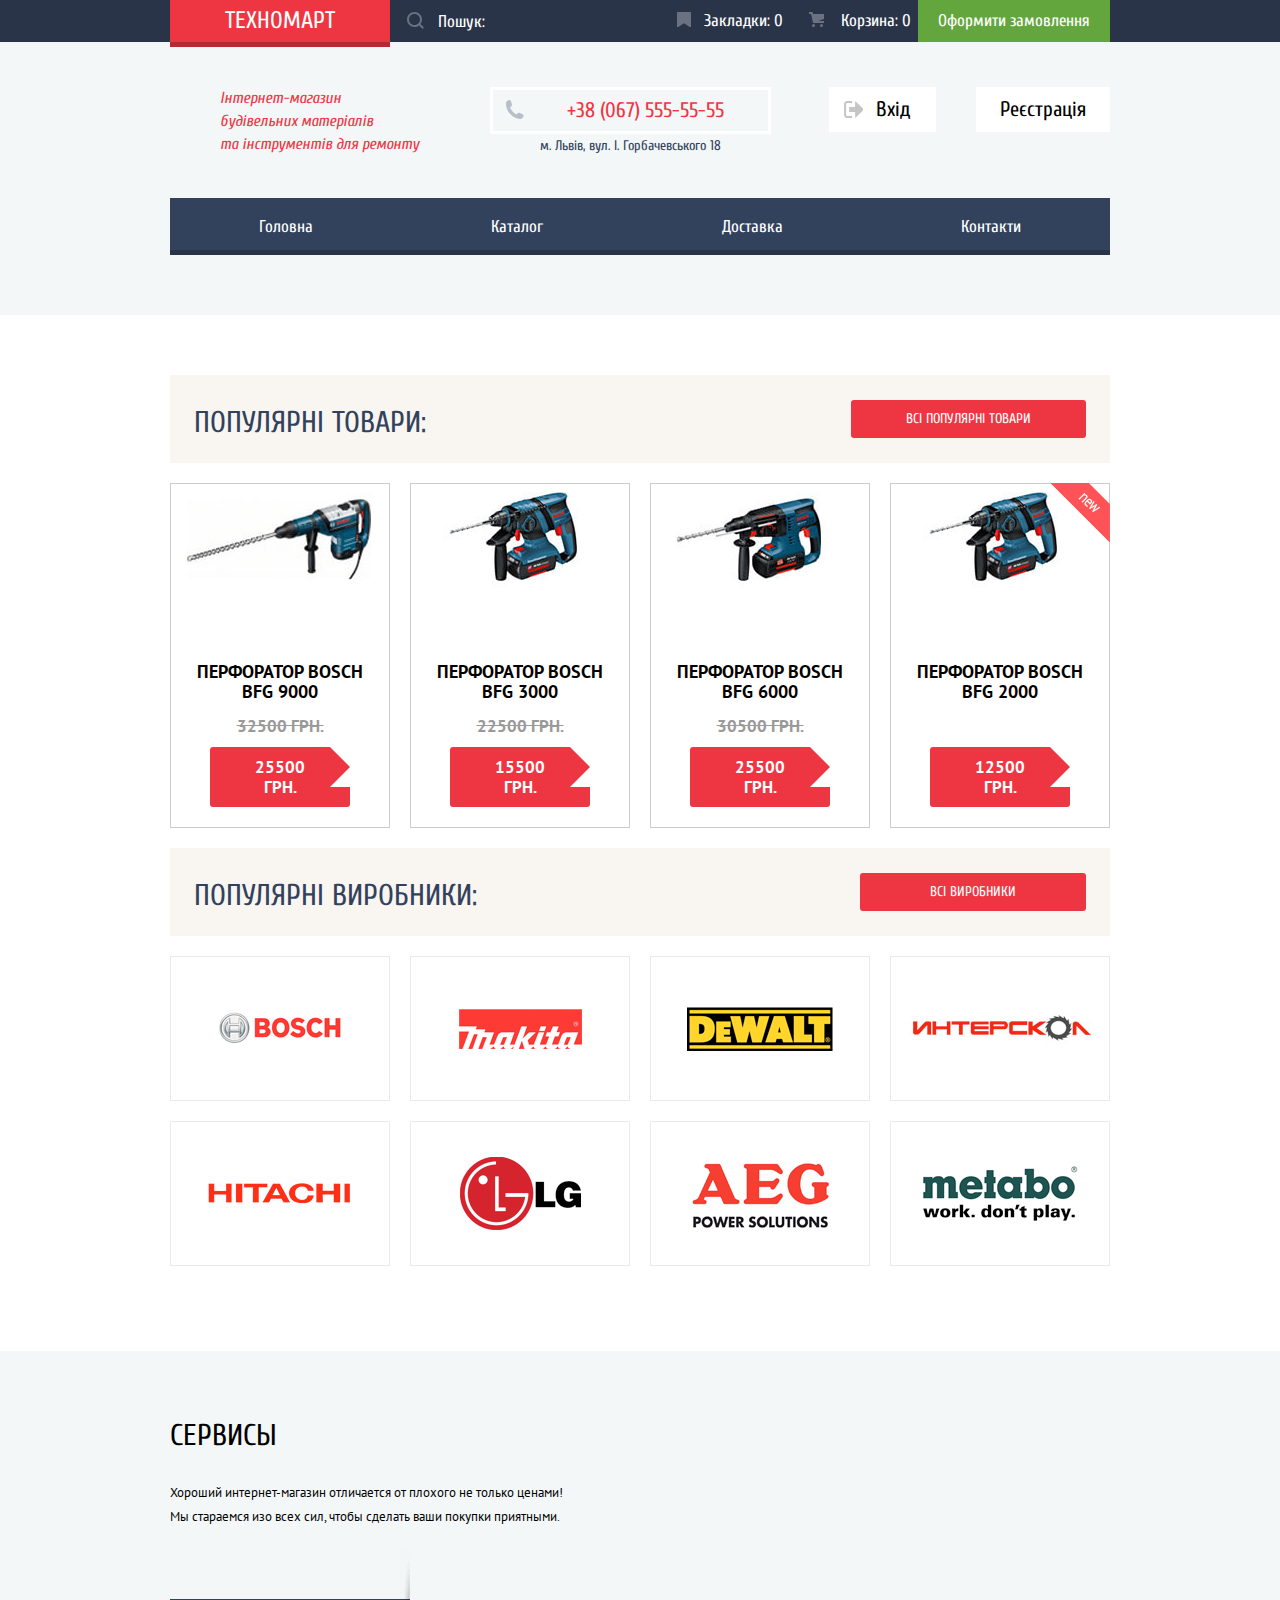
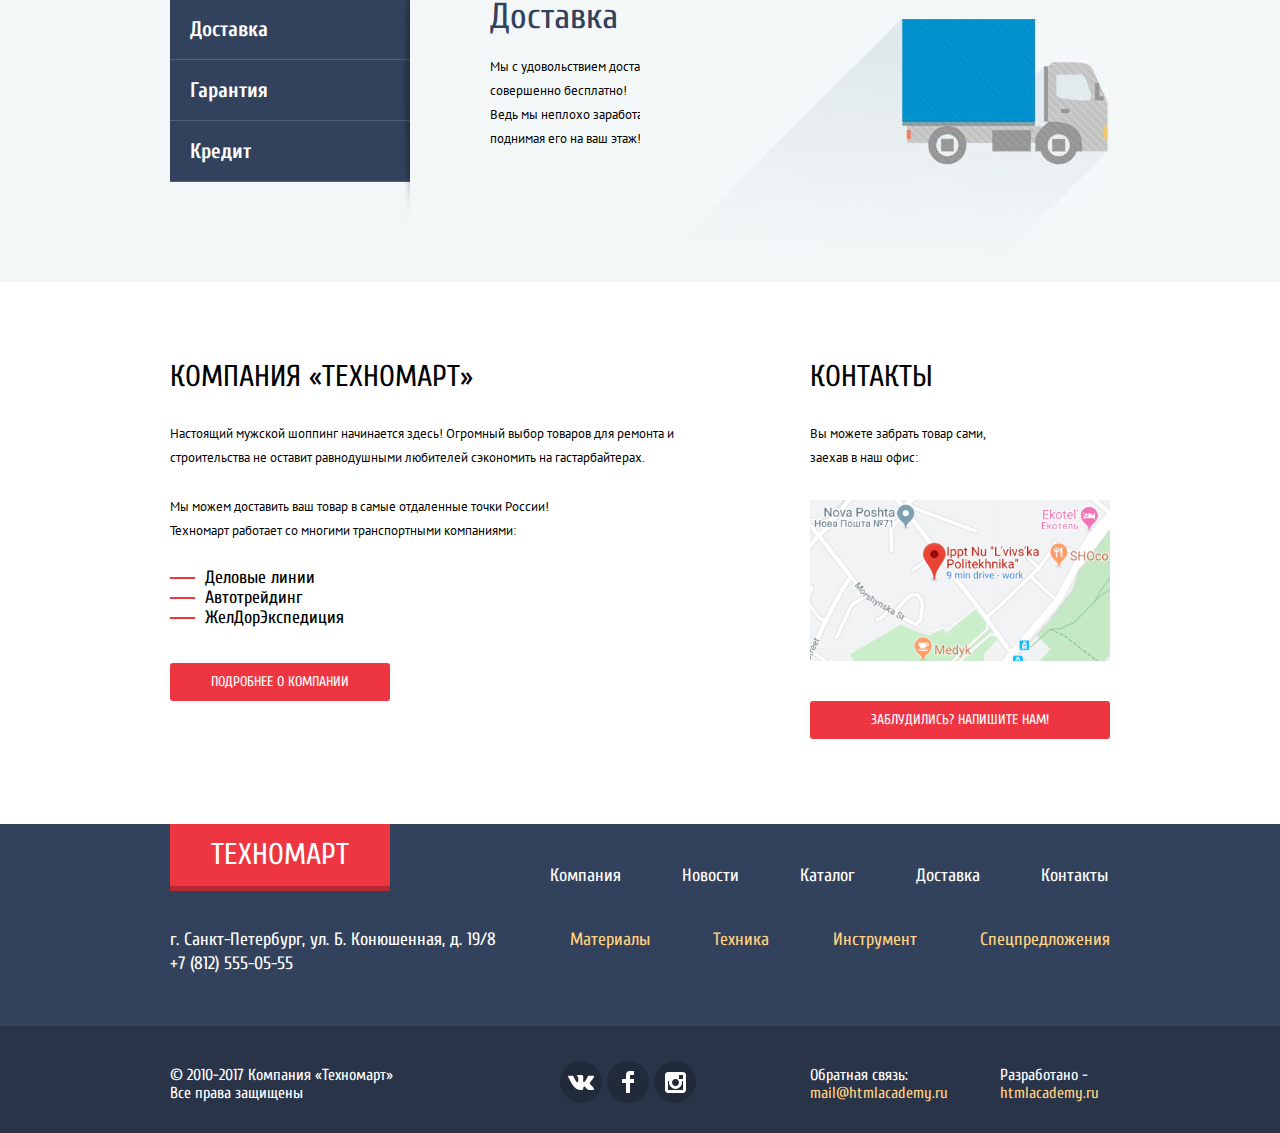
<file: index.html>
<!DOCTYPE html>
<html lang="ua">
<head>
  <meta charset="UTF-8">
  <title>Магазин «Техномарт»</title>
	<link href="https://fonts.googleapis.com/css?family=Cuprum:400,400i,700|PT+Sans:400,700&amp;subset=cyrillic" rel="stylesheet">
	<link rel="stylesheet" href="css/normalize.css">
	<link rel="stylesheet" href="css/style.css">
</head>
<body>
  	<header class="page-header">
	    <div class="header-user">
	    	<div class="container">
	    		<p class="logo"><a class="index-logo" tabindex="0">Техномарт</a></p>
    		    <form class="search-form" action="https://echo.htmlacademy.ru/" method="get">
    		    	<label class="visually-hidden" for="search-field">Пошук по сайту</label>
    		    	<button class="visually-hidden" type="submit" tabindex="-1">Шукати</button>
    		    	<input type="search" name="search"  id="search-field" placeholder="Пошук:">
    		  	</form>
    		  	<a class="bookmark" href="#">Закладки: 0</a>
    		  	<a class="cart" href="#">Корзина: 0</a>
    		  	<a class="button-order" href="#">Оформити замовлення</a>
	    	</div>
	    </div>

	    <div class="header-middle container">
	      	<strong>
	      		Інтернет-магазин<br>
	      		будівельних матеріалів<br>
	      		та інструментів для ремонту
	      	</strong>
	      	<div class="header-contacts">
	        	<p class="header-phone">+38 (067) 555-55-55</p>
	        	<p class="header-address ">м. Львів, вул. І. Горбачевського 18</p>
	      	</div>
	      	<ul class="auth-navigation">
                <li>
                    <a class="sign-in" href="#">
                        <svg xmlns="http://www.w3.org/2000/svg" width="20" height="17"><g fill="#c5c5c5"><path d="M21 8.5L12.125 0v6h-6v5h6v6z"/><path d="M3.106 13.952V3.048c.018-.376.171-1.057 1.01-1.057h5.027V0H4.116C1.938 0 1.112 1.81 1.087 3.027v10.946C1.112 15.189 1.938 17 4.116 17h5.027v-1.99H4.116c-.839 0-.992-.683-1.01-1.058z"/></g></svg>
                        Вхід
                    </a>
                </li>
                <li><a class="sign-up" href="#">Реєстрація</a></li>
            </ul>
            <div class="visually-hidden account-wrapper">
               <ul class="account-navigation">
                    <li>
                        <a class="account-name" href="#account">
                            <svg xmlns="http://www.w3.org/2000/svg" width="20" height="18"><path fill="#c5c5c5" d="M17.881 14.166c-2.144-.735-4.256-1.666-5.207-2.39-.657-.501-.77-1.618-.517-2.415 1.118-.903 1.864-2.477 1.864-4.278C14.021 2.276 12.221 0 10 0S5.979 2.276 5.979 5.083c0 1.801.746 3.374 1.863 4.277.253.798.141 1.915-.517 2.416-.95.724-3.063 1.654-5.207 2.39S0 18 0 18h20s.025-3.099-2.119-3.834z"/></svg>
                            <span>Равшан Джамшутович</span>
                        </a>
                    </li>
                    <li>
                        <a class="account-logout" href="#logout">
                            <svg xmlns="http://www.w3.org/2000/svg" width="20" height="17"><g fill="#c5c5c5"><path d="M21 8.5L12.125 0v6h-6v5h6v6z"/><path d="M3.106 13.952V3.048c.018-.376.171-1.057 1.01-1.057h5.027V0H4.116C1.938 0 1.112 1.81 1.087 3.027v10.946C1.112 15.189 1.938 17 4.116 17h5.027v-1.99H4.116c-.839 0-.992-.683-1.01-1.058z"/></g></svg>
                            <span class="visually-hidden">Вийти</span>
                        </a>
                    </li>
                </ul>
                <ul class="second-account-navigation">
                    <li>
                        <a href="#">Мої замовлення</a>
                    </li>
                    <li>
                        <a href="#">Особистий кабінет</a>
                    </li>
                </ul> 
            </div>
	    </div>

	    <nav class="main-navigation container">
	      	<ul class="site-navigation">
	        	<li>
	          		<a href="index.html">Головна</a>
	        	</li>
	        	<li>
	          		<a href="catalog.html">Каталог</a>
	        	</li>
	        	<li>
	          		<a href="#">Доставка</a>
	        	</li>
	        	<li>
	          		<a href="#">Контакти</a>
	        	</li>
	      	</ul>
	    </nav>
  	</header>

  	<main>
    	<h1 class="visually-hidden">Магазин будівельних матеріалів та інструментів для ремонту «Техномарт»</h1>  	

	    <section class="popular container">
	    	<div class="popular-header">
	    		<h2>Популярні товари:</h2>
	      		<a class="button button-more" href="#">Всі популярні товари</a>
	    	</div>
	      	<ul class="catalog-items">
	        	<li class="catalog-item" tabindex="0">
	          		<div class="actions">
            			<a href="#" class="button buy">Купити</a>
            			<a href="#" class="button bookmark">В закладки</a>
          			</div>
          			<div class="image"><img src="img/bosch_bfg-9000.jpg" alt="Перфоратор BOSCH BFG 9000" width="218" height="110"></div>  
          			<div class="title">Перфоратор BOSCH BFG 9000</div>    	
	          		<div class="discount">32500 ГРН.</div>
	          		<div class="price">25500 ГРН.</div>
	        	</li>
	        	<li class="catalog-item" tabindex="0">
	          		<div class="actions">
            			<a href="#" class="button buy">Купити</a>
            			<a href="#" class="button bookmark">В закладки</a>
          			</div>
          			<div class="image"><img src="img/bosch_bfg-3000.jpg" alt="Перфоратор BOSCH BFG 3000" width="218" height="110"></div>  
          			<div class="title">Перфоратор BOSCH BFG 3000</div>    	
	          		<div class="discount">22500 ГPН.</div>
	          		<div class="price">15500 ГPН.</div>
	        	</li>
	        	<li class="catalog-item" tabindex="0">
	          		<div class="actions">
            			<a href="#" class="button buy">Купити</a>
            			<a href="#" class="button bookmark">В закладки</a>
          			</div>
          			<div class="image"><img src="img/bosch_bfg-6000.jpg" alt="Перфоратор BOSCH BFG 6000" width="218" height="110"></div>  
          			<div class="title">Перфоратор BOSCH BFG 6000</div>    	
	          		<div class="discount">30500 ГРН.</div>
	          		<div class="price">25500 ГРН.</div>
	        	</li>
	        	<li class="catalog-item" tabindex="0">
	          		<div class="flag flag-new">Новинка</div>
	          		<div class="actions">
            			<a href="#" class="button buy">Купити</a>
            			<a href="#" class="button bookmark">В закладки</a>
          			</div>
          			<div class="image"><img src="img/bosch_bfg-3000.jpg" alt="Перфоратор BOSCH BFG 9000" width="218" height="110"></div>  
          			<div class="title">Перфоратор BOSCH BFG 2000</div>    	
          			<div class="discount"></div>
	          		<div class="price">12500 ГРН.</div>
	        	</li>
	      	</ul>
	    </section>

	    <section class="popular popular-brands container">
	    	<div class="popular-header">
	    		<h2>Популярні виробники:</h2>
	     		<a class="button button-more" href="#">Всі виробники</a>
	    	</div>
	      	<ul class="brands-list">
	        	<li>
	          		<a class="brands-item" href="https://www.bosch.ua/">
	            		<img src="img/brand-bosch.png" alt="Логотип бренда BOSCH" width="126" height="37">
	          		</a>
	        	</li>
	        	<li>
	          		<a class="brands-item" href="http://makita.ua/">
	            		<img src="img/brand-makita.png" alt="Логотип бренда Makita" width="123" height="40">
	          		</a>
	        	</li>
	        	<li>
	          		<a class="brands-item" href="http://www.dewalt.ru/">
	            		<img src="img/brand-dewalt.png" alt="Логотип бренда DeWALT" width="146" height="44">
	          		</a>
	        	</li>
	        	<li>
	          		<a class="brands-item" href="http://www.interskol.ru/">
	            		<img src="img/brand-interskol.png" alt="Логотип бренда Интерскол" width="184" height="32">
	          		</a>
	        	</li>
	        	<li>
	          		<a class="brands-item" href="http://www.hitachi.ru/ru">
	            		<img src="img/brand-hitachi.png" alt="Логотип бренда HITACHI" width="169" height="31">
	          		</a>
	        	</li>
	        	<li>
	          		<a class="brands-item" href="https://www.lg.com/ru">
	            		<img src="img/brand-lg.png" alt="Логотип бренда LG" width="121" height="73">
	          		</a>
	        	</li>
	        	<li>
	          		<a class="brands-item" href="https://www.aeg.ru/">
	            		<img src="img/brand-aeg.png" alt="Логотип бренда AEG" width="151" height="96">
	          		</a>
	        	</li>
	        	<li>
	          		<a class="brands-item" href="https://www.metabo.com/ru/ru/">
	            		<img src="img/brand-metabo.png" alt="Логотип бренда Metabo" width="204" height="69">
	          		</a>
	        	</li>
	      	</ul>
	   	</section>

	    <section class="service">
	    	<div class="container">
	    		<h2>Сервисы</h2>
		      	<p>
		        	Хороший интернет-магазин отличается от плохого не только ценами!<br>
					Мы стараемся изо всех сил, чтобы сделать ваши покупки приятными.
		      	</p>
		      	<div class="service-wrapper">
		      		<ul class="service-slider">
			      		<li>
			      			<a  id="Delivery" class="service-switcher">Доставка</a>
			      		</li>
			      		<li>
			      			<a  id="Guarantee" class="service-switcher">Гарантия</a>
			      		</li>
			      		<li>
			      			<a  id="Credit"class="service-switcher">Кредит</a>
			      		</li>
			      	</ul>
			      	<ul class="service-content">
			        	<li class="service-card-hidden">
				          	<section class="service-card" id="service-delivery">
					            <h3>Доставка</h3>
					            <p>Мы с удовольствием доставим ваш товар прямо к вашему подъезду совершенно бесплатно!<br>Ведь мы неплохо заработаем,<br>поднимая его на ваш этаж!
					            </p>
				          	</section>
			        	</li>
			       		<li class="service-card-hidden">
				          	<section class="service-card" id="service-guarantee">
				            	<h3>Гарантия</h3>
				            	<p>Если купленный у нас товар поломается или заискрит,<br>а также в случае пожара, спровоцированного его возгаранием,<br>вы всегда можете быть уверены в нашей гарантии. Мы обменяем сгоревший товар на новый.<br>Дом уж восстановите как-нибудь сами.
				            	</p>
				          	</section>
			        	</li>
			        	<li class="service-card-hidden">
			          		<section class="service-card" id="service-credit">
			            		<h3>Кредит</h3>
			            		<p>Залезть в долговую яму стало проще!<br>Кредитные консультанты придут вам на помощь.
			            		</p>
			            		<button class="button button-send" type="button">Отправить заявку</button>
			          		</section>
			        	</li>
		     		</ul>
		      	</div>
		      	
	    	</div>
	    </section>

	    <div class="index-columns container">
	    	<section class="company">
		      	<h2>Компания «Техномарт»</h2>
			    <p>Настоящий мужской шоппинг начинается здесь! Огромный выбор товаров для ремонта и строительства не оставит равнодушными любителей сэкономить на гастарбайтерах.</p>
			    <p>Мы можем доставить ваш товар в самые отдаленные точки России!<br>Техномарт работает со многими транспортными компаниями:
			    </p>
			    <ul class="company-list">
			        <li>Деловые линии</li>
			        <li>Автотрейдинг</li>
			        <li>ЖелДорЭкспедиция</li>
			    </ul>
			    <a class="button button-more" href="#">Подробнее о компании</a>
			</section>

			<section class="contacts">
			    <h2>Контакты</h2>
				<p>Вы можете забрать товар сами,<br>заехав в наш офис:</p>
				<img src="img/map.png" id="map" alt="Логотип бренда Metabo" width="300" height="158">
				
			    
			    <button class="button button-more" id ="OpenModal" type="button">Заблудились? Напишите нам!</button>
			</section>
	    </div>
	    
	</main>

	<footer class="page-footer">
	   	<div class="footer-top">
	   		<div class="container">
				<p class="logo">
	    			<a class="index-logo" tabindex="0">Техномарт</a>
	    		</p>
		      	<ul class="footer-navigation">
		        	<li>
		          		<a href="#">Компания</a>
		        	</li>
			        <li>
			          	<a href="#">Новости</a>
			        </li>
			        <li>
			          	<a href="catalog.html">Каталог</a>
			        </li>
			        <li>
			          	<a href="#">Доставка</a>
			        </li>
			        <li>
			          	<a href="#">Контакты</a>
			        </li>
		      	</ul>
		      	<p class="footer-contacts">
		        	г. Санкт-Петербург, ул. Б. Конюшенная, д. 19/8<br>
		        	+7 (812) 555-05-55
		      	</p>
		      	<ul class="footer-category">
		        	<li>
		          		<a href="#">Материалы</a>
		        	</li>
			        <li>
			          	<a href="#">Техника</a>
			        </li>
			        <li>
			          	<a href="#">Инструмент</a>
			        </li>
			        <li>
			          	<a href="#">Спецпредложения</a>
			        </li>
			    </ul>
			</div>
		</div>

	    <div class="footer-bottom">
	    	<div class="container">
	    		<p class="copyright">&copy; 2010-2017 Компания «Техномарт»<br>Все права защищены</p>
		      	<ul class="footer-social">
			        <li>
			            <a class="social-button" href="#">
			            	<span class="visually-hidden">Вконтаке</span>
			            	<svg xmlns="http://www.w3.org/2000/svg" width="26" height="15"><path fill="#FFF" d="M16.138 11.51c.956-.309 2.18 2.04 3.483 2.939.978.681 1.727.534 1.727.534l3.473-.05s1.815-.112.957-1.554c-.071-.12-.503-1.069-2.585-3.022-2.177-2.043-1.882-1.712.739-5.244 1.597-2.153 2.236-3.468 2.036-4.028-.192-.539-1.365-.399-1.365-.399L20.69.713c-.381.001-.704.119-.851.515-.003.004-.621 1.666-1.445 3.079-1.741 2.989-2.436 3.148-2.724 2.961-.661-.433-.494-1.737-.494-2.664 0-2.897.432-4.105-.846-4.417-.427-.104-.739-.172-1.828-.182-1.392-.021-2.574 0-3.244.329-.445.223-.786.712-.579.74.26.035.843.16 1.155.586.401.552.389 1.789.389 1.789s.229 3.411-.54 3.834c-.528.29-1.25-.302-2.803-3.016-.793-1.388-1.392-2.922-1.392-2.922s-.116-.285-.326-.441c-.25-.185-.6-.244-.6-.244L.848.684S.29.7.085.946c-.182.218-.015.668-.015.668s2.909 6.881 6.203 10.347c3.02 3.182 6.452 2.971 6.452 2.971h1.555s.469-.054.709-.312c.224-.24.214-.691.214-.691s-.031-2.109.935-2.419z"/></svg>
			            </a>
			        </li>
			        <li>
			            <a class="social-button" href="#">
			            	<span class="visually-hidden">Фейсбук</span>
			            	<svg xmlns="http://www.w3.org/2000/svg" width="12" height="22"><path fill="#FFF" d="M12 4V0H8a4 4 0 0 0-4 4v4H0v4h4v10h4V12h4V8H8V4h4z"/></svg>
			            </a>
			        </li>
			        <li>
			            <a class="social-button" href="#">
			            	<span class="visually-hidden">Инстаграм</span>
			            	<svg xmlns="http://www.w3.org/2000/svg" width="21" height="21"><path fill="#FFF" d="M18 0H3C1.35 0 0 1.35 0 3v15c0 1.65 1.35 3 3 3h15c1.65 0 3-1.35 3-3V3c0-1.65-1.35-3-3-3zm-7.5 7c1.93 0 3.5 1.57 3.5 3.5S12.43 14 10.5 14 7 12.43 7 10.5 8.57 7 10.5 7zM18 18H3V9h1.181A6.504 6.504 0 0 0 4 10.5a6.5 6.5 0 1 0 13 0 6.45 6.45 0 0 0-.181-1.5H18v9zm0-11h-4V3h4v4z"/></svg>
			            </a>
			        </li>
		        </ul>
		        <div class="feedback">
		        	<p>
			            Обратная связь:<br>
			            <a href="#">mail@htmlacademy.ru</a>
			        </p>
			        <p>
			            Разработано - <br>
			            <a href="https://htmlacademy.ru/intensive/htmlcss">htmlacademy.ru</a>
			        </p>
		        </div>
	    	</div>
	    </div>
	</footer>

	<section class="modal modal-form">
	    <h2 class="visually-hidden">Форма отправки</h2>
	    <form class="request-form" id="request" action="https://echo.htmlacademy.ru/" method="post">
	    	<p>
	    		<label for="request-name">Ваше имя:</label>
		    	<input name="name" type="text" id="request-name" placeholder="Представьтесь, пожайлуста">
	    	</p>
	    	<p>
	    		<label for="request-email">Ваш e-mail:</label>
		    	<input name="email" type="email" id="request-email" placeholder="Для отправки ответа">
	    	</p>
	    	<p>
	    		<label for="request-comment">Текст письма:</label>
		   		<textarea name="comment" id="request-comment" placeholder="В свободной форме"></textarea>
	    	</p>	    
	    </form>
	    <div class="request-form-bottom">
	    	<button class="button" type="submit" form="request">Отправить</button>
	    </div>
	    <button class="modal-close" type="button">Закрыть</button>
	</section>

	<section class="modal modal-map" id="bigMap">
	    <h2 class="visually-hidden">Как до нас добраться</h2>
	    <a href="#">
			<iframe
				src="https://www.google.com/maps/embed?pb=!1m18!1m12!1m3!1d2573.748967096635!2d24.00692501567493!3d49.82838317939438!2m3!1f0!2f0!3f0!3m2!1i1024!2i768!4f13.1!3m3!1m2!1s0x473add7df5a9921f%3A0xc59052d9e18b2d4c!2sIppt%20Nu%20%22L%CA%B9vivs%CA%B9ka%20Politekhnika%22%2C%20Ivana%20Horbachevs&#39;koho%20St%2C%2018%2C%20L&#39;viv%2C%20L&#39;vivs&#39;ka%20oblast%2C%2079000!5e0!3m2!1sen!2sua!4v1571077467173!5m2!1sen!2sua"
				width="940" height="446" id="map" frameborder="0" style="border:solid 1px;border-color: grey;"
				allowfullscreen=""></iframe>
	    </a>
	    <button class="modal-close" type="button">Закрыть</button>
	</section>
	<script src="JS/ServiceSlider.js"></script>
	<script src="JS/ShowModal.js"></script>
</body>
</html>
</file>
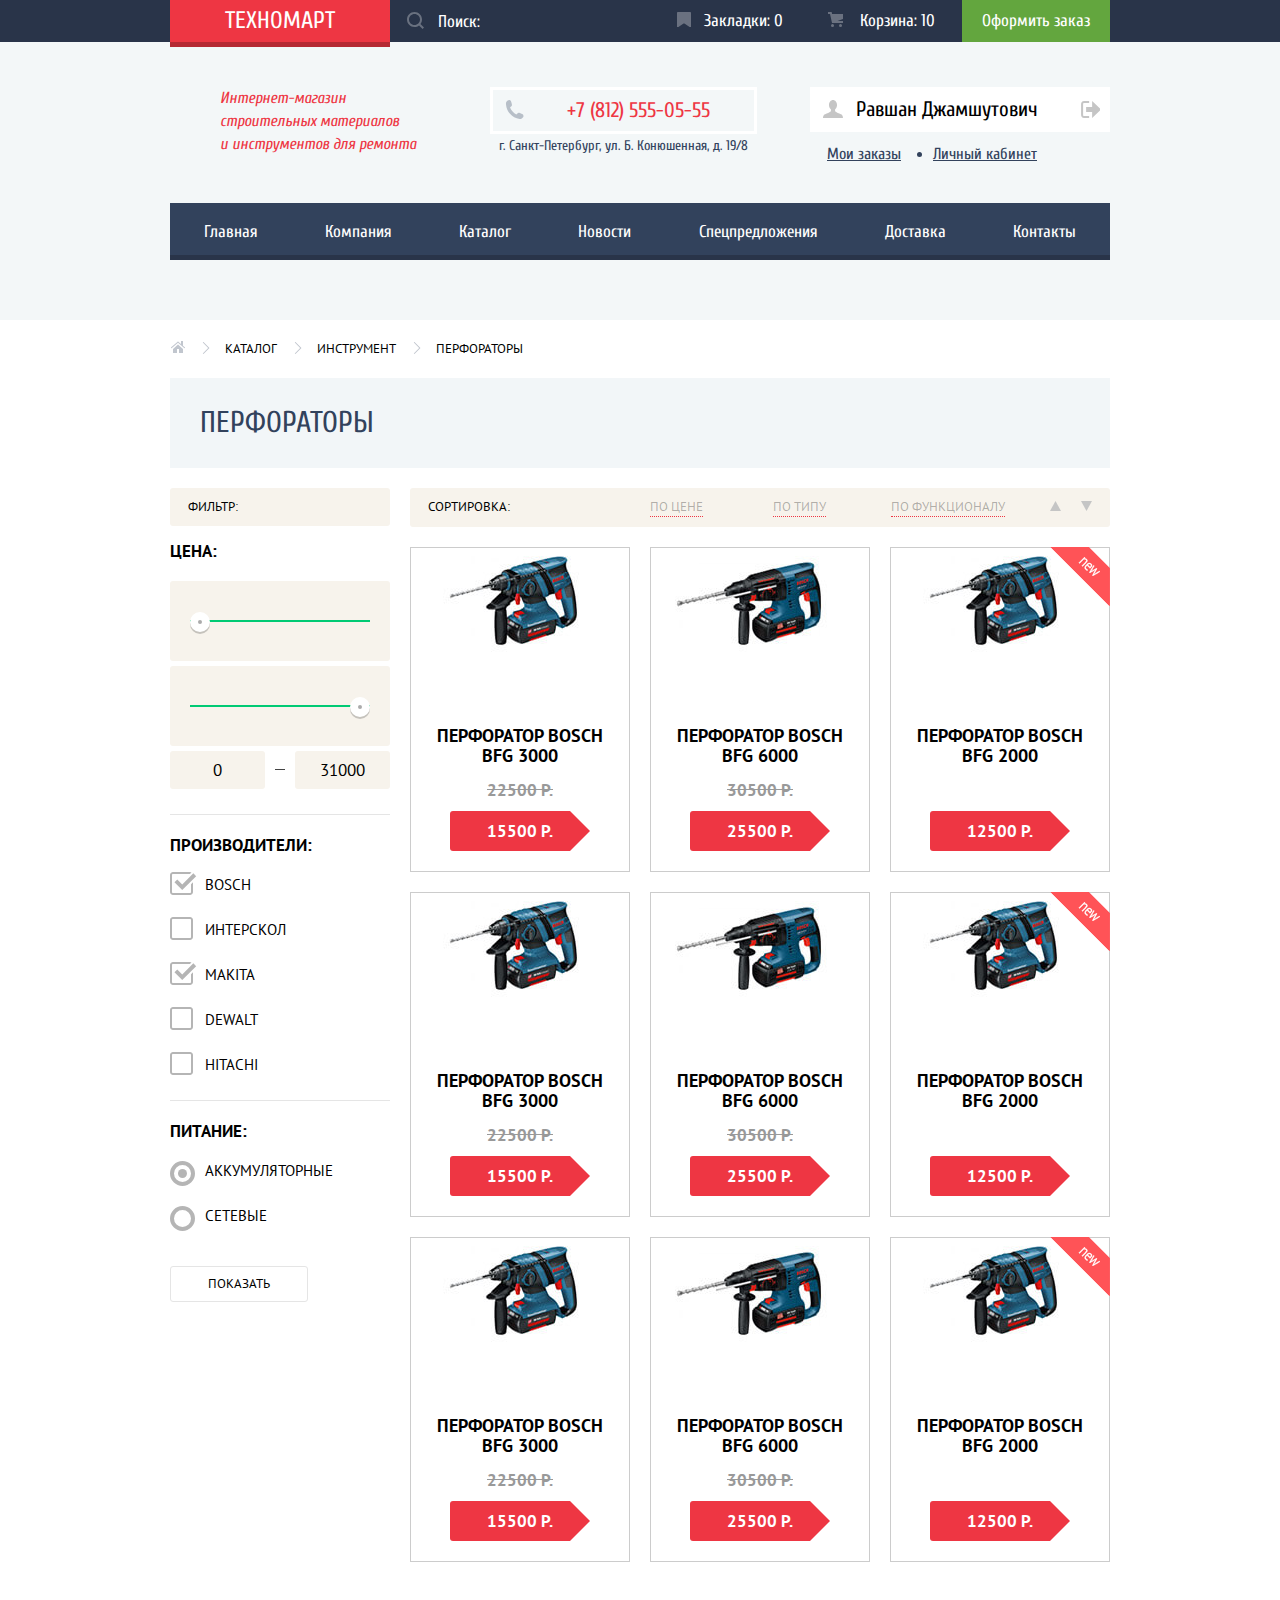
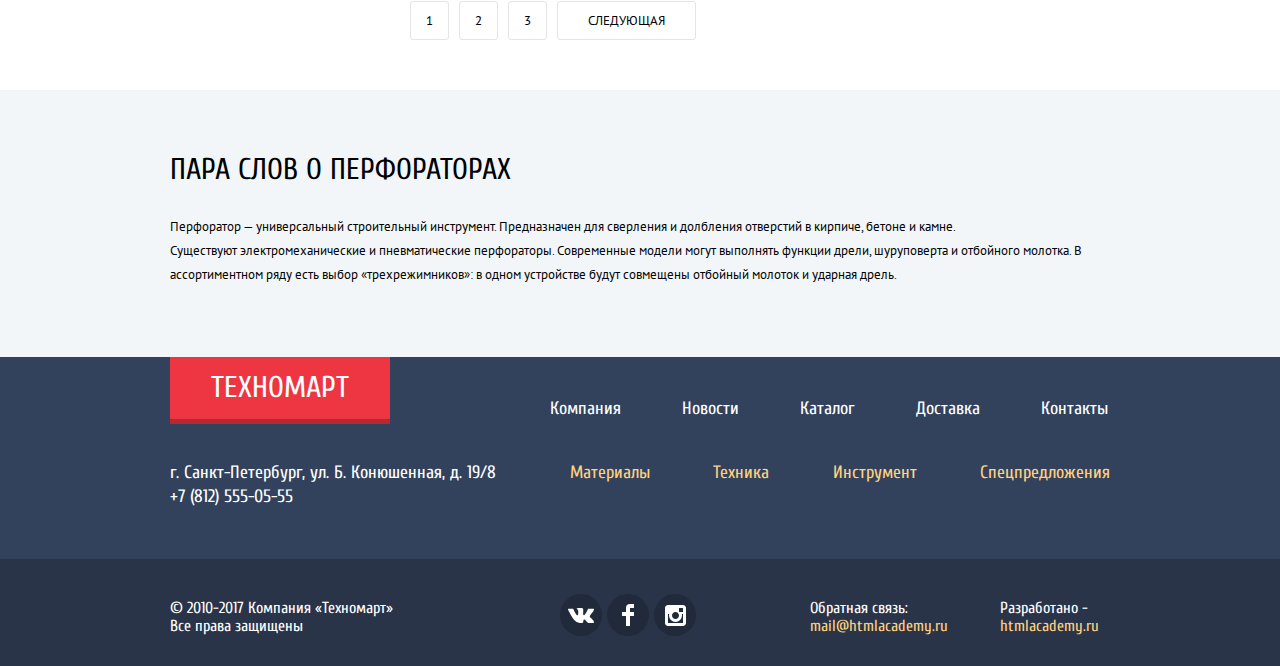
<file: catalog.html>
<!DOCTYPE html>
<html lang="ua">
<head>
  	<meta charset="UTF-8">
  	<title>Магазин «Техномарт»</title>
	<link href="https://fonts.googleapis.com/css?family=Cuprum:400,400i,700|PT+Sans:400,700&amp;subset=cyrillic" rel="stylesheet">
	<link rel="stylesheet" href="css/normalize.css">
	<link rel="stylesheet" href="css/style.css">
</head>
<body>
  	<header class="page-header inner-header">
	    <div class="header-user">
            <div class="container">
                <p class="logo"><a class="index-logo" href="index.html">Техномарт</a></p>
                <form class="search-form" action="https://echo.htmlacademy.ru/" method="get">
                    <label class="visually-hidden" for="search-field">Поиск по сайту</label>
                    <button class="visually-hidden" type="submit" tabindex="-1">Искать</button>
                    <input type="search" name="search"  id="search-field" placeholder="Поиск:">
                </form>
                <a class="bookmark" href="#">Закладки: 0</a>
                <a class="cart" href="#">Корзина: 10</a>
                <a class="button-order" href="#">Оформить заказ</a>
            </div>	
	    </div>

	    <div class="header-middle container">
	      	<strong>
	      		Интернет-магазин<br>
	      		строительных материалов<br>
	      		и инструментов для ремонта
	      	</strong>
	      	<div class="header-contacts">
	        	<p class="header-phone">+7 (812) 555-05-55</p>
	        	<p class="header-address ">г. Санкт-Петербург, ул. Б. Конюшенная, д. 19/8</p>
	      	</div>
            <ul class="visually-hidden auth-navigation">
                <li>
                    <a class="sign-in" href="#">
                        <svg xmlns="http://www.w3.org/2000/svg" width="20" height="17"><g fill="#c5c5c5"><path d="M21 8.5L12.125 0v6h-6v5h6v6z"/><path d="M3.106 13.952V3.048c.018-.376.171-1.057 1.01-1.057h5.027V0H4.116C1.938 0 1.112 1.81 1.087 3.027v10.946C1.112 15.189 1.938 17 4.116 17h5.027v-1.99H4.116c-.839 0-.992-.683-1.01-1.058z"/></g></svg>
                        Войти
                    </a>
                </li>
                <li><a class="sign-up" href="#">Регистрация</a></li>
            </ul>
            <div class="account-wrapper">
               <ul class="account-navigation">
                    <li>
                        <a class="account-name" href="#account">
                            <svg xmlns="http://www.w3.org/2000/svg" width="20" height="18"><path fill="#c5c5c5" d="M17.881 14.166c-2.144-.735-4.256-1.666-5.207-2.39-.657-.501-.77-1.618-.517-2.415 1.118-.903 1.864-2.477 1.864-4.278C14.021 2.276 12.221 0 10 0S5.979 2.276 5.979 5.083c0 1.801.746 3.374 1.863 4.277.253.798.141 1.915-.517 2.416-.95.724-3.063 1.654-5.207 2.39S0 18 0 18h20s.025-3.099-2.119-3.834z"/></svg>
                            <span>Равшан Джамшутович</span>
                        </a>
                    </li>
                    <li>
                        <a class="account-logout" href="#logout">
                            <svg xmlns="http://www.w3.org/2000/svg" width="20" height="17"><g fill="#c5c5c5"><path d="M21 8.5L12.125 0v6h-6v5h6v6z"/><path d="M3.106 13.952V3.048c.018-.376.171-1.057 1.01-1.057h5.027V0H4.116C1.938 0 1.112 1.81 1.087 3.027v10.946C1.112 15.189 1.938 17 4.116 17h5.027v-1.99H4.116c-.839 0-.992-.683-1.01-1.058z"/></g></svg>
                            <span class="visually-hidden">Выйти</span>
                        </a>
                    </li>
                </ul>
                <ul class="second-account-navigation">
                    <li>
                        <a href="#">Мои заказы</a>
                    </li>
                    <li>
                        <a href="#">Личный кабинет</a>
                    </li>
                </ul> 
            </div>
    	</div>

		<nav class="main-navigation container">
	      	<ul class="site-navigation">
	        	<li>
	          		<a href="index.html">Главная</a>
	        	</li>
	        	<li>
	          		<a href="#">Компания</a>
	        	</li>
	        	<li>
	          		<a href="catalog.html">Каталог</a>
	        	</li>
	        	<li>
	          		<a href="#">Новости</a>
	        	</li>
	        	<li>
	          		<a href="#">Спецпредложения</a>
	        	</li>
	        	<li>
	          		<a href="#">Доставка</a>
	        	</li>
	        	<li>
	          		<a href="#">Контакты</a>
	        	</li>
	      	</ul>
	    </nav>
  	</header>

 	<main class="inner-page">

    	<ul class="breadcrumbs container">
      		<li>
        		<a href="index.html" aria-label="Главная">
          			<img src="img/icon-home.svg" alt="Иконка дома" width="15" height="12">
                    <span class="visually-hidden">Главная</span>
        		</a>
      		</li>
      		<li>
        		<a href="#">Каталог</a>
      		</li>
      		<li>
        		<a href="#">Инструмент</a>
      		</li>
      		<li class="breadcrumbs-current">
        		Перфораторы
      		</li>
   	 	</ul>

        <h1 class="page-title">Перфораторы</h1>

    	<div class="catalog-columns container">
            <section class="filter catalog-column-left">
                <h2>Фильтр:</h2>

                <form class="filter-form" action="https://echo.htmlacademy.ru/" method="get">
                    <fieldset>
                        <legend>Цена:</legend>
                        <label class="visually-hidden" for="filter-price-min">Минимальная цена</label>
                        <input class="filter-slider" name="price-min" id="filter-price-min" type="range" min="0" max="31000" step="1"  value="0" >
                        <label class="visually-hidden" for="filter-price-max">Максимальная цена</label>
                        <input class="filter-slider" name="price-max" id="filter-price-max" type="range"min="0" max="31000" step="1"  value="31000">
                        
                        <div class="output-wrapper">
                            <output id="filter-price-min-output" name="filter-price-min"></output>
                            <output id="filter-price-max-output" name="filter-price-max"></output>
                        </div>
                    </fieldset>
                    <fieldset>
                        <legend>Производители:</legend>
                        <ul>
                            <li class="filter-option">
                                <input class="visually-hidden filter-input filter-input-checkbox" name="bosch" type="checkbox"  id="filter-bosch" checked>
                                <label for="filter-bosch">Bosch</label>
                            </li>
                            <li class="filter-option">
                                <input class="visually-hidden filter-input filter-input-checkbox" name="interskol" type="checkbox" id="filter-interskol">
                                <label for="filter-interskol">Интерскол</label> 
                            </li>
                            <li class="filter-option">
                                <input class="visually-hidden filter-input filter-input-checkbox" name="makita" type="checkbox" id="filter-makita" checked>
                                <label for="filter-makita">Makita</label>
                            </li>
                            <li class="filter-option">
                                <input class="visually-hidden filter-input filter-input-checkbox" name="dewalt" type="checkbox" id="filter-dewalt">
                                <label for="filter-dewalt">Dewalt</label>
                            </li>
                            <li class="filter-option">
                                <input class="visually-hidden filter-input filter-input-checkbox" name="hitachi" type="checkbox" id="filter-hitachi">
                                <label for="filter-hitachi">Hitachi</label>
                            </li>
                        </ul>  
                    </fieldset>
                    <fieldset>
                        <legend>Питание:</legend>
                        <ul>
                            <li class="filter-option">
                                <input class="visually-hidden filter-input filter-input-radio" name="source" type="radio" value="battery" id="filter-battery" checked>
                                <label for="filter-battery">Аккумуляторные</label>
                            </li>
                            <li class="filter-option">
                                <input class="visually-hidden filter-input filter-input-radio" name="source" type="radio" value="network" id="filter-network">
                                <label for="filter-network">Сетевые</label>
                            </li>
                        </ul>
                    </fieldset>
                    <button class="button-inner" type="submit">Показать</button>
                </form>
            </section>

            <div class="catalog-column-right">
                <section class="sort">
                    <h2>Сортировка:</h2>
                    <a class="sort-price" href="#">По цене</a>
                    <a class="sort-type" href="#">По типу</a>
                    <a class="sort-function" href="#">По функционалу</a>
                    <a class="sort-to-high" href="#" aria-label="По возростанию">
                        <svg xmlns="http://www.w3.org/2000/svg" width="11px" height="10px"><polygon fill="#c5c5c5" points="5.5,0 0,10 11,10 "/></svg>
                    </a>
                    <a class="sort-to-down" href="#" aria-label="По спаданию">
                        <svg xmlns="http://www.w3.org/2000/svg" width="11px" height="10px"><polyline fill="#c5c5c5" points="5.5,10 0,0 11,0 "/></svg>
                    </a>
                </section>

                <section class="catalog">
                    <h2 class="visually-hidden">Каталог</h2>

                    <ul class="catalog-items">
                        <!-- First row -->
                        <li class="catalog-item" tabindex="0">
                            <div class="actions">
                                <a href="#" class="button buy">Купить</a>
                                <a href="#" class="button bookmark">В закладки</a>
                            </div>
                            <div class="image"><img src="img/bosch_bfg-3000.jpg" alt="Перфоратор BOSCH BFG 3000" width="218" height="110"></div>  
                            <div class="title">Перфоратор BOSCH BFG 3000</div>      
                            <div class="discount">22500 P.</div>
                            <div class="price">15500 P.</div>
                        </li>
                        <li class="catalog-item" tabindex="0">
                            <div class="actions">
                                <a href="#" class="button buy">Купить</a>
                                <a href="#" class="button bookmark">В закладки</a>
                            </div>
                            <div class="image"><img src="img/bosch_bfg-6000.jpg" alt="Перфоратор BOSCH BFG 6000" width="218" height="110"></div>  
                            <div class="title">Перфоратор BOSCH BFG 6000</div>      
                            <div class="discount">30500 P.</div>
                            <div class="price">25500 P.</div>
                        </li>
                        <li class="catalog-item" tabindex="0">
                            <div class="flag flag-new">Новинка</div>
                            <div class="actions">
                                <a href="#" class="button buy">Купить</a>
                                <a href="#" class="button bookmark">В закладки</a>
                            </div>
                            <div class="image"><img src="img/bosch_bfg-3000.jpg" alt="Перфоратор BOSCH BFG 9000" width="218" height="110"></div>  
                            <div class="title">Перфоратор BOSCH BFG 2000</div>      
                            <div class="discount"></div>
                            <div class="price">12500 P.</div>
                        </li>   
                        <!-- Second row -->
                        <li class="catalog-item" tabindex="0">
                            <div class="actions">
                                <a href="#" class="button buy">Купить</a>
                                <a href="#" class="button bookmark">В закладки</a>
                            </div>
                            <div class="image"><img src="img/bosch_bfg-3000.jpg" alt="Перфоратор BOSCH BFG 3000" width="218" height="110"></div>  
                            <div class="title">Перфоратор BOSCH BFG 3000</div>      
                            <div class="discount">22500 P.</div>
                            <div class="price">15500 P.</div>
                        </li>
                        <li class="catalog-item" tabindex="0">
                            <div class="actions">
                                <a href="#" class="button buy">Купить</a>
                                <a href="#" class="button bookmark">В закладки</a>
                            </div>
                            <div class="image"><img src="img/bosch_bfg-6000.jpg" alt="Перфоратор BOSCH BFG 6000" width="218" height="110"></div>  
                            <div class="title">Перфоратор BOSCH BFG 6000</div>      
                            <div class="discount">30500 P.</div>
                            <div class="price">25500 P.</div>
                        </li>
                        <li class="catalog-item" tabindex="0">
                            <div class="flag flag-new">Новинка</div>
                            <div class="actions">
                                <a href="#" class="button buy">Купить</a>
                                <a href="#" class="button bookmark">В закладки</a>
                            </div>
                            <div class="image"><img src="img/bosch_bfg-3000.jpg" alt="Перфоратор BOSCH BFG 9000" width="218" height="110"></div>  
                            <div class="title">Перфоратор BOSCH BFG 2000</div>      
                            <div class="discount"></div>
                            <div class="price">12500 P.</div>
                        </li> 
                        <!-- Third row -->
                        <li class="catalog-item" tabindex="0">
                            <div class="actions">
                                <a href="#" class="button buy">Купить</a>
                                <a href="#" class="button bookmark">В закладки</a>
                            </div>
                            <div class="image"><img src="img/bosch_bfg-3000.jpg" alt="Перфоратор BOSCH BFG 3000" width="218" height="110"></div>  
                            <div class="title">Перфоратор BOSCH BFG 3000</div>      
                            <div class="discount">22500 P.</div>
                            <div class="price">15500 P.</div>
                        </li>
                        <li class="catalog-item" tabindex="0">
                            <div class="actions">
                                <a href="#" class="button buy">Купить</a>
                                <a href="#" class="button bookmark">В закладки</a>
                            </div>
                            <div class="image"><img src="img/bosch_bfg-6000.jpg" alt="Перфоратор BOSCH BFG 6000" width="218" height="110"></div>  
                            <div class="title">Перфоратор BOSCH BFG 6000</div>      
                            <div class="discount">30500 P.</div>
                            <div class="price">25500 P.</div>
                        </li>
                        <li class="catalog-item" tabindex="0">
                            <div class="flag flag-new">Новинка</div>
                            <div class="actions">
                                <a href="#" class="button buy">Купить</a>
                                <a href="#" class="button bookmark">В закладки</a>
                            </div>
                            <div class="image"><img src="img/bosch_bfg-3000.jpg" alt="Перфоратор BOSCH BFG 9000" width="218" height="110"></div>  
                            <div class="title">Перфоратор BOSCH BFG 2000</div>      
                            <div class="discount"></div>
                            <div class="price">12500 P.</div>
                        </li> 
                    </ul>
                </section>

                <ul class="pagination-list" aria-label="Страницы">
                    <li class="pagination-item">
                        <a class="button-inner">1</a>
                    </li>
                    <li class="pagination-item">
                        <a class="button-inner">2</a>
                    </li>
                    <li class="pagination-item">
                        <a class="button-inner">3</a>
                    </li>
                    <li class="pagination-item">
                        <a class="button-inner button-next">Следующая</a>
                    </li>
                </ul>
            </div>
        </div>

    	<article class="description">
            <div class="container">
                <h2>Пара слов о перфораторах</h2>
                <p>Перфоратор — универсальный строительный инструмент. Предназначен для сверления и долбления отверстий в кирпиче, бетоне и камне.<br>Существуют электромеханические и пневматические перфораторы. Современные модели могут выполнять функции дрели, шуруповерта и отбойного молотка. В ассортиментном ряду есть выбор «трехрежимников»: в одном устройстве будут совмещены отбойный молоток и ударная дрель.</p>
            </div>
    	</article>
  	</main>

	<footer class="page-footer">
        <div class="footer-top">
            <div class="container">
                <p class="logo">
                    <a class="index-logo" tabindex="0">Техномарт</a>
                </p>
                <ul class="footer-navigation">
                    <li>
                        <a href="#">Компания</a>
                    </li>
                    <li>
                        <a href="#">Новости</a>
                    </li>
                    <li>
                        <a href="catalog.html">Каталог</a>
                    </li>
                    <li>
                        <a href="#">Доставка</a>
                    </li>
                    <li>
                        <a href="#">Контакты</a>
                    </li>
                </ul>
                <p class="footer-contacts">
                    г. Санкт-Петербург, ул. Б. Конюшенная, д. 19/8<br>
                    +7 (812) 555-05-55
                </p>
                <ul class="footer-category">
                    <li>
                        <a href="#">Материалы</a>
                    </li>
                    <li>
                        <a href="#">Техника</a>
                    </li>
                    <li>
                        <a href="#">Инструмент</a>
                    </li>
                    <li>
                        <a href="#">Спецпредложения</a>
                    </li>
                </ul>
            </div>
        </div>

        <div class="footer-bottom">
            <div class="container">
                <p class="copyright">&copy; 2010-2017 Компания «Техномарт»<br>Все права защищены</p>
                <ul class="footer-social">
                    <li>
                        <a class="social-button" href="#">
                            <span class="visually-hidden">Вконтаке</span>
                            <svg xmlns="http://www.w3.org/2000/svg" width="26" height="15"><path fill="#FFF" d="M16.138 11.51c.956-.309 2.18 2.04 3.483 2.939.978.681 1.727.534 1.727.534l3.473-.05s1.815-.112.957-1.554c-.071-.12-.503-1.069-2.585-3.022-2.177-2.043-1.882-1.712.739-5.244 1.597-2.153 2.236-3.468 2.036-4.028-.192-.539-1.365-.399-1.365-.399L20.69.713c-.381.001-.704.119-.851.515-.003.004-.621 1.666-1.445 3.079-1.741 2.989-2.436 3.148-2.724 2.961-.661-.433-.494-1.737-.494-2.664 0-2.897.432-4.105-.846-4.417-.427-.104-.739-.172-1.828-.182-1.392-.021-2.574 0-3.244.329-.445.223-.786.712-.579.74.26.035.843.16 1.155.586.401.552.389 1.789.389 1.789s.229 3.411-.54 3.834c-.528.29-1.25-.302-2.803-3.016-.793-1.388-1.392-2.922-1.392-2.922s-.116-.285-.326-.441c-.25-.185-.6-.244-.6-.244L.848.684S.29.7.085.946c-.182.218-.015.668-.015.668s2.909 6.881 6.203 10.347c3.02 3.182 6.452 2.971 6.452 2.971h1.555s.469-.054.709-.312c.224-.24.214-.691.214-.691s-.031-2.109.935-2.419z"/></svg>
                        </a>
                    </li>
                    <li>
                        <a class="social-button" href="#">
                            <span class="visually-hidden">Фейсбук</span>
                            <svg xmlns="http://www.w3.org/2000/svg" width="12" height="22"><path fill="#FFF" d="M12 4V0H8a4 4 0 0 0-4 4v4H0v4h4v10h4V12h4V8H8V4h4z"/></svg>
                        </a>
                    </li>
                    <li>
                        <a class="social-button" href="#">
                            <span class="visually-hidden">Инстаграм</span>
                            <svg xmlns="http://www.w3.org/2000/svg" width="21" height="21"><path fill="#FFF" d="M18 0H3C1.35 0 0 1.35 0 3v15c0 1.65 1.35 3 3 3h15c1.65 0 3-1.35 3-3V3c0-1.65-1.35-3-3-3zm-7.5 7c1.93 0 3.5 1.57 3.5 3.5S12.43 14 10.5 14 7 12.43 7 10.5 8.57 7 10.5 7zM18 18H3V9h1.181A6.504 6.504 0 0 0 4 10.5a6.5 6.5 0 1 0 13 0 6.45 6.45 0 0 0-.181-1.5H18v9zm0-11h-4V3h4v4z"/></svg>
                        </a>
                    </li>
                </ul>
                <div class="feedback">
                    <p>
                        Обратная связь:<br>
                        <a href="#">mail@htmlacademy.ru</a>
                    </p>
                    <p>
                        Разработано - <br>
                        <a href="https://htmlacademy.ru/intensive/htmlcss">htmlacademy.ru</a>
                    </p>
                </div>
            </div>
        </div>
    </footer>

    <section class="modal modal-form">
      <h2 class="visually-hidden">Форма отправки</h2>
      <form class="request-form" id="request" action="https://echo.htmlacademy.ru/" method="post">
        <p>
          <label for="request-name">Ваше имя:</label>
          <input name="name" type="text" id="request-name" placeholder="Представьтесь, пожайлуста">
        </p>
        <p>
          <label for="request-email">Ваш e-mail:</label>
          <input name="email" type="email" id="request-email" placeholder="Для отправки ответа">
        </p>
        <p>
          <label for="request-comment">Текст письма:</label>
          <textarea name="comment" id="request-comment" placeholder="В свободной форме"></textarea>
        </p>      
      </form>
      <div class="request-form-bottom">
        <button class="button" type="submit" form="request">Отправить</button>
      </div>
      <button class="modal-close" type="button">Закрыть</button>
  </section>

  <section class="modal modal-map">
      <h2 class="visually-hidden">Как до нас добраться</h2>
      <a href="#">
        <img src="img/big-map.jpg" alt="Офис компании по адресу ул. Большая Конюшенная 19/8, Санкт-Петербург." width="940" height="446">
      </a>
      <button class="modal-close" type="button">Закрыть</button>
  </section>

  <section class="modal modal-success">
    <h2>Товар добавлен в корзину!</h2>
    <div class="modal-success-bottom">
    	<a class="button" href="#">Оформить заказ</a>
    	<button class="button button-continue" type="button">Продолжить покупки</button>
    	<button class="modal-close" type="button">Закрыть</button>
    </div>
  </section>
  <script src="JS/RangePrice.js"></script>
</body>
</html>
</file>
<file: css/style.css>
body {
	margin: 0;
	padding: 0;

	font-family: "Cuprum", "Calibri", sans-serif;
	font-style: normal;
	font-weight: 400;
	font-size: 17px;
	line-height: 18px;
	color: #ffffff;

	background-color: #ffffff;
}

.inner-page {
	font-family: "PT Sans", "Arial", sans-serif;
	font-style: normal;
	font-weight: 400;
	font-size: 13px;
	line-height: 18px;
	color: #000000;
	text-transform: uppercase;
}

.container {
	display: block;
	width: 940px;
	margin: 0 auto;
	padding: 0 10px;
}

a {
	text-decoration: none;
}

img {
	max-width: 100%;
	height: auto;
}

.visually-hidden:not(:focus):not(:active),
input[type="checkbox"].visually-hidden,
input[type="radio"].visually-hidden {
  	position: absolute;

 	width: 1px;
  	height: 1px;
  	margin: -1px;
  	border: 0;
  	padding: 0;

  	white-space: nowrap;

  	-webkit-clip-path: inset(100%);

  	        clip-path: inset(100%);
 	clip: rect(0 0 0 0);
  	overflow: hidden;
}

.button {
	font-size: 14px;
	line-height: 18px;
	color: #ffffff;

	border: none;
	border-radius: 3px;

	cursor: pointer;
}

.button-more {
	display: block;

	text-transform: uppercase;

	background-color: #ee3643;
}

.button-more:hover,
.button-more:focus {
	background-color: #ca2c37;
}

.button-more:active {
	background-color: #ba2732;
}

.button-inner {
	font: inherit;
	color: #000000;
	text-transform: uppercase;

	background-color: transparent;
	border: 1px solid #e5e5e5;
	border-radius: 3px;

	cursor: pointer;
	outline: none;
}

.button-inner:hover,
.button-inner:focus {
	border-color: #bdc6ca;
}

.button-inner:active {
	border-color: #ee3643;
}

/* page-header */

.page-header {
	width: 100%;
	margin-bottom: 60px;
	padding-bottom: 60px;

	background-color: #f3f7f9;
	background-image: url("../img/pattern-light.jpg");
	background-position: 0 0;
	background-repeat: repeat;
}

.inner-header {
	margin-bottom: 20px;
}

/* header-user */

.header-user {
	width: 100%;
	margin-bottom: 45px;

	background-color: #293449;
}

.header-user .container {
	display: -webkit-box;
	display: -ms-flexbox;
	display: flex;
}

.logo {
	margin: 0;
}

.logo .index-logo {
	display: block;
	width: 220px;
	padding: 9px 0;

	font-size: 24px;
	line-height: 24px;
	text-align: center;
	text-transform: uppercase;
	color: #ffffff;

	background-color: #ee3643;
	-webkit-box-shadow: 0 5px 0 0 #b52933;
	        box-shadow: 0 5px 0 0 #b52933;

	-webkit-user-select: none;

	   -moz-user-select: none;

	    -ms-user-select: none;

	        user-select: none;
}

.logo .index-logo:hover,
.logo .index-logo:focus {
	background-color: #ca2c37;
}

.logo .index-logo:active {
	background-color: #ba2732;
}

.search-form {
	width: 270px;
}

.search-form input::-moz-placeholder {
	font-family: "Cuprum";
	font-size: 17px;
	line-height: 18px;
	color: #ffffff;
	opacity: 1;
}

.search-form input:-ms-input-placeholder {
	font-family: "Cuprum";
	font-size: 17px;
	line-height: 18px;
	color: #ffffff;
	opacity: 1;
}

.search-form input::-webkit-input-placeholder {
	font-family: "Cuprum";
	font-size: 17px;
	line-height: 18px;
	color: #ffffff;
	opacity: 1;
}

.search-form input {
	width: 100%;
	height: 100%;
	padding-left: 48px;

	background-color: transparent;
	background-image: url("../img/icon-search.svg");
	background-position: 17px 12px;
	background-repeat: no-repeat;
	border: none;

	cursor: pointer;
}

.search-form input:hover {
	background-color: #212a3a;
	background-image: url("../img/icon-search-hover.svg");
	background-position: 17px 12px;
	background-repeat: no-repeat;
}

.search-form input:focus {
	color: #000000;

	background-color: #ffffff;
	background-image: url("../img/icon-search-active.svg");
	background-position: 17px 12px;
	background-repeat: no-repeat;
}

.search-form input:active {
	color: #ffffff;
}

.search-form input:not(:focus) {
	color: #ffffff;
}

.header-user a {
	color: #ffffff;
}

.header-user .bookmark {
	position: relative;

	-webkit-box-flex: 1;

	    -ms-flex-positive: 1;

	        flex-grow: 1;
	padding: 12px 0 12px 44px;
}

.header-user .bookmark::before {
	content: "";

	position: absolute;
	top: 12px;
	left: 17px;

	width: 15px;
	height: 15px;

	background-image: url("../img/icon-bookmark.svg");
	background-position: 0 0;
	background-repeat: no-repeat;

	opacity: 0.3;
}

.header-user .bookmark:hover::before {
	opacity: 1;
}

.header-user .bookmark:focus {
	opacity: 0.5;
}

.cart {
	position: relative;

	-webkit-box-flex: 1;

	    -ms-flex-positive: 1;

	        flex-grow: 1;
	padding: 12px 0 12px 50px;
}

.cart::before {
	content: "";

	position: absolute;
	top: 12px;
	left: 18px;

	width: 15px;
	height: 15px;

	background-image: url("../img/icon-cart.svg");
	background-position: 0 0;
	background-repeat: no-repeat;

	opacity: 0.3;
}

.cart:hover::before {
	opacity: 1;
}

.cart:focus {
	opacity: 0.5;
}

.header-user .button-order {
	padding: 12px 20px 12px 20px;

	background-color: #63a63e;
}

.header-user a:hover,
.header-user a:focus {
	background-color: #212a3a;
}

.header-user a:active {
	background-color: #161d29;
}

.header-user .button-order:hover,
.header-user .button-order:focus {
	background-color: #5fbb2d;
}

.header-user .button-order:active {
	background-color: #518534;
}

/* header-middle */

.header-middle {
	display: -webkit-box;
	display: -ms-flexbox;
	display: flex;
	margin-bottom: 40px;

	font-size: 21px;
	line-height: 21px;
}

.header-middle strong {
	width: 200px;
	margin-left: 50px;

	font-style: italic;
	font-weight: 400;
	font-size: 16px;
	line-height: 23px;
	color: #ee3643;
}

.header-contacts {
	margin-left: 70px;
}

.header-phone {
	position: relative;

	margin: 0;
	padding: 10px 44px 10px 74px;

	color: #ee3643;

	border: 3px solid #ffffff;
}

.header-phone::before {
	content: "";

	position: absolute;
	top: 10px;
	left: 12px;

	width: 19px;
	height: 19px;

	background-image: url("../img/icon-phone.svg");
	background-position: 0 0;
	background-repeat: no-repeat;
}

.header-address {
	margin: 0;

	font-size: 14px;
	line-height: 24px;
	color: #32425c;
	text-align: center;
}

.auth-navigation {
	display: -webkit-box;
	display: -ms-flexbox;
	display: flex;
	-webkit-box-pack: justify;
	    -ms-flex-pack: justify;
	        justify-content: space-between;
	width: 281px;
	margin: 0;
	margin-left: auto;
	padding: 0;

	list-style: none;
}

.auth-navigation a {
	display: block;
	color: #000000;

	background-color: #ffffff;
}

.auth-navigation .sign-in {
	position: relative;

	padding: 12px 26px 12px 47px;
}

.auth-navigation svg {
	position: absolute;
	top: 14px;
	left: 14px;
}

.auth-navigation .sign-in:hover path {
	fill: #32425c;
}

.auth-navigation .sign-up {
	padding: 12px 24px
}

.auth-navigation a:hover,
.auth-navigation a:focus {
	color: #ee3643;
}

.auth-navigation a:active {
	color: #000000;

	opacity: 0.3;
}

.account-wrapper {
	display: -webkit-box;
	display: -ms-flexbox;
	display: flex;
	-ms-flex-wrap: wrap;
	    flex-wrap: wrap;
	width: 300px;
	margin-left: auto;
}

.account-navigation {
	position: relative;

	width: 300px;
	margin: 0;
	margin-bottom: 10px;
	padding: 12px 68px 12px 0;

	background-color: #ffffff;
	list-style: none;
}

.account-navigation .account-name {
	padding-left: 46px;

	line-height: 21px;
	color: #000000;
}

.account-name svg {
	position: absolute;
	top: 13px;
	left: 13px;
}

.account-logout svg {
	position: absolute;
	top: 14px;
	right: 10px;
}

.account-name:hover path,
.account-name:focus path,
.account-logout:hover path,
.account-logout:focus path {
	fill: #32425c;
}

.account-name:active span {
	opacity: 0.3;
}

.account-name:active path,
.account-logout:active path {
	fill: #c5c5c5;
}

.second-account-navigation {
	position: relative;

	margin: 0;
	padding: 0;
	padding-left: 17px;

	list-style: none;
}

.second-account-navigation:before {
	content: "";

	position: absolute;
	top: 10px;
	left: 107px;

	width: 5px;
	height: 5px;

	background-color: #32425c;
	border-radius: 50px;
}

.second-account-navigation a {
	font-size: 16px;
	line-height: 18px;
	color: #32425c;

	text-decoration: underline;
}

.second-account-navigation li:first-child {
	float: left;
	margin-right: 32px;
}


.second-account-navigation li:last-child {
	float: left;
}

.second-account-navigation a:hover,
.second-account-navigation a:focus {
	color: #ee3643;
}

.second-account-navigation a:active {
	color: #32425c;

	opacity: 0.3;
}


/* main-navigation */

.main-navigation {
	line-height: 17px;
}

.site-navigation {
	display: -webkit-box;
	display: -ms-flexbox;
	display: flex;
	-ms-flex-wrap: wrap;
	    flex-wrap: wrap;
	margin: 0;
	padding: 0;

	background-color: #32425c;
	-webkit-box-shadow: 0px -5px 0px 0px rgba(41, 52, 73, 1) inset;
	        box-shadow: 0px -5px 0px 0px rgba(41, 52, 73, 1) inset;

	list-style: none;
}

.site-navigation li {
	-webkit-box-flex: 1;
	    -ms-flex-positive: 1;
	        flex-grow: 1;
}

.site-navigation a {
	display: block;
	padding-top: 20px;
	padding-bottom: 20px;

	color: #ffffff;
	text-align: center;
}

.site-navigation a:hover,
.site-navigation a:focus {
	background-color: #293449;
}

.site-navigation a:active {
	opacity: 0.5;

	background-color: #1d2739;
}

/* main content */

.page-title {
	width: 910px;
	margin: 0 auto;
	margin-bottom: 20px;
	padding: 30px 0 30px 30px;

	font-family: "Cuprum", "Calibri", sans-serif;
	font-style: normal;
	font-weight: 400;
	font-size: 30px;
	line-height: 30px;
	color: #32425c;

	background-color: #f2f6f8;
}

.container h2 {
	margin: 0;

	font-weight: 400;
	font-size: 30px;
	line-height: 30px;
	color: #000000;
	text-transform: uppercase;
}

/* breadcrumbs */

.breadcrumbs {
	display: -webkit-box;
	display: -ms-flexbox;
	display: flex;
	-ms-flex-wrap: wrap;
	    flex-wrap: wrap;
	justify-content: flex-start;
	margin-bottom: 20px;
	padding: 0;

	list-style: none;
}

.breadcrumbs li {
	position: relative;

	margin-right: 40px;	
}

.breadcrumbs li::after {
	content: "";

	position: absolute;
	top: 2px;
	right: -25px;

	width: 8px;
	height: 12px;

	background: url("../img/icon-right-small.svg") no-repeat 0 0;
}

.breadcrumbs-current {
	margin-right: 0;
}

.breadcrumbs-current::after {
	display: none;
}

.breadcrumbs a {
	color: #000000;
}

.breadcrumbs a:hover,
.breadcrumbs a:focus {
	text-decoration: underline;
}

/* categories */

.categories {
	display: -webkit-box;
	display: -ms-flexbox;
	display: flex;
	-webkit-box-pack: justify;
	    -ms-flex-pack: justify;
	        justify-content: space-between;
	margin-bottom: 53px;

	font-size: 24px;
	line-height: 30px;
}

.categories-column-left {
	display: -webkit-box;
	display: -ms-flexbox;
	display: flex;
	-ms-flex-wrap: wrap;
	    flex-wrap: wrap;
	-webkit-box-pack: justify;
	    -ms-flex-pack: justify;
	        justify-content: space-between;
	width: 620px;
}

.categories-column-right {
	display: -webkit-box;
	display: -ms-flexbox;
	display: flex;
	-webkit-box-orient: vertical;
	-webkit-box-direction: normal;
	    -ms-flex-direction: column;
	        flex-direction: column;
	width: 300px;
}

.categories-item {
	position: relative;

	width: 300px;
	margin-bottom: 20px;
	padding: 25px 0 22px 22px;
	
	-webkit-box-sizing: border-box;
	
	        box-sizing: border-box;
}

.categories-item-new::after {
	content: "";

	position: absolute;
	top: 0;
	right: 0;

	width: 60px;
	height: 59px;

	background-image: url("../img/new.png");
	background-position: 0 0;
	background-repeat: no-repeat;
}

.categories-item:last-child {
	-webkit-box-flex: 1;
	    -ms-flex-positive: 1;
	        flex-grow: 1;
	margin-bottom: 0;
}

.categories-item h3 {
	margin: 0;
	margin-bottom: 10px;

	font-weight: 700;
}

.categories-item .button {
	margin-left: 3px;
	padding: 10px 24px;

	text-transform: uppercase;

	background-color: rgba(0, 0, 0, 0.1);
	border-radius: 3px;
}

.categories-item .button:hover,
.categories-item .button:focus {
	background-color: rgba(0, 0, 0, 0.2);
}

.categories-item .button:active {
	background-color: rgba(0, 0, 0, 0.3);
}

.categories .material {
	background-color: #ffbf47;
	background-image: url("../img/icon-material.svg");
	background-position: 213px 31px;
	background-repeat: no-repeat;
}

.categories .tool {
	background-color: #3bbce3;
	background-image: url("../img/icon-tool.svg");
	background-position: 197px 33px;
	background-repeat: no-repeat;
}

.categories .tech {
	background-color: #dc91d8;
	background-image: url("../img/icon-tech.svg");
	background-position: 191px 31px;
	background-repeat: no-repeat;
}

.categories .discount {
	background-color: #8ed78f;
	background-image: url("../img/icon-discount.svg");
	background-position: 196px 26px;
	background-repeat: no-repeat;
}

.categories .delivery {
	background-color: #ffbf47;
	background-image: url("../img/icon-delivery.svg");
	background-position: 191px 32px;
	background-repeat: no-repeat;
}

.slider {
	position: relative;
}

.slide-hidden {
	position: absolute;
	top: 0;
	left: 0;
}

.slide {
	position: relative;

	width: 620px;
	height: 266px;
}

.slide-header {
	position: absolute;
	top: 25px;
	left: 25px;
}

.slide-header h3 {
	margin: 0;

	font-size: 36px;
	line-height: 36px;
}

.slide-header p {
	margin: 0;

	font-size: 18px;
	line-height: 24px;
}

.button-left {
	position: absolute;
	top: 114px;
	left: 25px;

	width: 22px;
	height: 40px;

	background-color: transparent;
	background-image: url("../img/icon-left.svg");
	background-position: 0 0;
	background-repeat: no-repeat;
	border: none;

	cursor: pointer;
}

.button-right {
	position: absolute;
	top: 114px;
	right: 20px;

	width: 22px;
	height: 40px;

	background-color: transparent;
	background-image: url("../img/icon-right.svg");
	background-position: 0 0;
	background-repeat: no-repeat;
	border: none;

	cursor: pointer;
}

.slide .button-more {
	position: absolute;
	bottom: 22px;
	left: 32px;

	padding: 12px 47px;
}

/* popular sections */

.popular-header {
	display: -webkit-box;
	display: -ms-flexbox;
	display: flex;
	-webkit-box-pack: justify;
	    -ms-flex-pack: justify;
	        justify-content: space-between;
	-webkit-box-align: center;
	    -ms-flex-align: center;
	        align-items: center;
	margin-bottom: 20px;
	padding: 25px 24px;

	background-color: #f9f5f0;
}

.popular h2 {
	margin: 0;
	margin-top: 8px;

	color: #32425c;
}

.popular .button-more {
	padding: 10px 55px;
}

.catalog-items {
	display: -webkit-box;
	display: -ms-flexbox;
	display: flex;
	-ms-flex-wrap: wrap;
	    flex-wrap: wrap;
	-webkit-box-align: start;
	    -ms-flex-align: start;
	        align-items: flex-start;	
	margin: 0;
	padding: 0;

	font-family: "PT Sans", "Arial", sans-serif;
	font-style: normal;
	font-weight: 700;
	font-size: 17px;
	line-height: 18px;
	color: #000000;
	text-transform: uppercase;

	list-style: none;
}

.inner-page .catalog-items {
	margin-bottom: 30px;
}

.catalog-item {
	position: relative;
	
	margin-right: 20px;
	margin-bottom: 20px;
	width: 218px;

	text-align: center;
	color: #000;
	
	border: 1px solid #cccccc;
}

.catalog-item:nth-child(4n) {
	margin-right: 0;
}

.inner-page .catalog-item:nth-child(4n) {
	margin-right: 20px;
}

.inner-page .catalog-item:nth-child(3n) {
	margin-right: 0;
}

.catalog-item:hover,
.catalog-item:focus {
	-webkit-box-shadow: 0px 10px 25px 0px rgba(41, 52, 73, 0.5);
	        box-shadow: 0px 10px 25px 0px rgba(41, 52, 73, 0.5);
}

.catalog-item .flag {
	position: absolute;
	top: -1px;
	right: -1px;
	z-index: 20;

	width: 60px;
	height: 60px;

	text-indent: -1000px;
	overflow: hidden;
}

.catalog-item .flag-new {
	background: url("../img/new.png") no-repeat 0 0;
}

.catalog-item .actions {
	position: absolute;
	top: 0;
	left: 0;
	z-index: 10;
	
	display: none;
	width: 218px;
	height: 88px;
	padding: 40px 0;
	
	background-color: rgba(255, 255, 255, 1);
}

.catalog-item:hover .actions {
	display: block;
}

.catalog-item .buy, 
.catalog-item .bookmark {
	display: block;
	margin: 0 auto;
	margin-bottom: 7px;
	padding: 7px 0;

	font-family: "Cuprum", "Calibri", sans-serif;
	font-style: normal;
	font-weight: 400;
	font-size: 14px;
	line-height: 18px;
	color: #000000;
}

.catalog-item .buy {
	position: relative;

	width: 135px;

	color: #ffffff;
	text-transform: uppercase;

	background-color: #63a63e;
	-webkit-box-shadow: 0px -3px 0px 0px rgba(54, 115, 21, 1) inset;
	        box-shadow: 0px -3px 0px 0px rgba(54, 115, 21, 1) inset;
}

.catalog-item .buy::before {
	content: "";

	position: absolute;
	top: 10px;
	left: 12px;

	width: 15px;
	height: 15px;

	background-image: url("../img/icon-cart.svg");
	background-repeat: no-repeat;
	background-position: 0 0;

	opacity: 0.3;
}

.catalog-item .buy:hover,
.catalog-item .buy:focus {
	background-color: #5fbb2d;
}

.catalog-item .buy:hover::before,
.catalog-item .buy:focus::before,
.catalog-item .buy:active::before {
	opacity: 1;
}

.catalog-item .buy:active {
	background-color: #518534;
}

.catalog-item .bookmark {
	width: 129px;

	text-transform: uppercase;
	color: #32425c;

	background-color: #ffffff;
	border: 3px solid #63a63e;
}

.catalog-item .bookmark:hover,
.catalog-item .bookmark:focus {
	border-color: #32425c;
}

.catalog-item .bookmark:active {
	opacity: 0.3;
}

.catalog-item .image {
	width: 218px;
	height: 168px;
}

.catalog-item .title {
	min-height: 40px;
	margin-top: 10px;
	margin-bottom: 15px;
	padding: 0 25px;

	font: inherit;
	font-size: 18px;
	line-height: 20px;
}

.catalog-item .discount {
	min-height: 20px;
	margin-top: 15px;
	margin-bottom: 10px;

	color: #999999;
	text-decoration: line-through;
}

.catalog-item .price {
	position: relative;

	width: 80px;
	margin: 10px auto;
	margin-bottom: 20px;
	padding: 10px 30px;

	font: inherit;
	line-height: 20px;
	color: #ffffff;

	background: #ee3643;
	border-radius: 3px;
}

.catalog-item .price::after {
	content: "";

	position: absolute;
	top: 0;
	right: -20px;

	width: 0;
	height: 0;

	border: 20px solid #ffffff;
	border-left-color: #ee3643;
}

.popular-brands .button-more {
	padding: 10px 70px;
}

.brands-list {
	display: -webkit-box;
	display: -ms-flexbox;
	display: flex;
	-ms-flex-wrap: wrap;
	    flex-wrap: wrap;
	margin: 0;
	margin-bottom: 65px;
	padding: 0;

	list-style: none;
}

.brands-list li {
	margin-right: 20px;
	margin-bottom: 20px;
}

.brands-list li:nth-child(4n) {
	margin-right: 0;
}

.brands-item {
	display: -webkit-box;
	display: -ms-flexbox;
	display: flex;
	-webkit-box-pack: center;
	    -ms-flex-pack: center;
	        justify-content: center;
	-webkit-box-align: center;
	    -ms-flex-align: center;
	        align-items: center;
	width: 218px;
	height: 143px;

	border: 1px solid #eaeaea;
}

.brands-item:hover,
.brands-item:focus {
	-webkit-box-shadow: 0px 10px 25px 0px rgba(41, 52, 73, 0.5);
	        box-shadow: 0px 10px 25px 0px rgba(41, 52, 73, 0.5);
}

.brands-item:active {
	-webkit-box-shadow: 0px 4px 10px 0px rgba(41, 52, 73, 0.5);
	        box-shadow: 0px 4px 10px 0px rgba(41, 52, 73, 0.5);

	opacity: 0.3;
}

/* services */

.service {
	width: 100%;
	margin-bottom: 80px;
	padding-top: 70px;
	padding-bottom: 100px;

	background-color: #f4f8fa;
	background-image: url("../img/pattern-light.jpg");
	background-position: 0 0;
	background-repeat: repeat;
}

.service h2 {
	margin: 0;
	margin-bottom: 30px;
}

.service p {
	width: 400px;
	margin: 0;
	margin-bottom: 70px;

	font-family: "PT Sans", "Arial", sans-serif;
	font-style: normal;
	font-weight: 400;
	font-size: 13px;
	line-height: 24px;
	color: #000000;
}

.service-wrapper {
	display: -webkit-box;
	display: -ms-flexbox;
	display: flex;
	-webkit-box-pack: justify;
	    -ms-flex-pack: justify;
	        justify-content: space-between;
}

.service-slider {
	position: relative;

	width: 240px;
	margin: 0;
	padding: 0;

	list-style: none;
}

.service-slider::after {
	content: "";

	position: absolute;
	top: -49px;
	left: 230px;

	width: 10px;
	height: 272px;

	background: url("../img/line.png") no-repeat 0 0;
}

.service-switcher  {
	display: block;
	width: 240px;
	padding: 15px 20px;
	-webkit-box-sizing: border-box;
	        box-sizing: border-box;

	font-family: "Cuprum", "Calibri", sans-serif;
	font-style: normal;
	font-weight: 700;
	font-size: 21px;
	line-height: 30px;
	color: #ffffff;

	background-color: #32425c;
	border-bottom: 1px solid #4d637b;
}

.service-switcher:hover,
.service-switcher:focus {
	background-color: #293449;
}

.service-content {
	position: relative;

	width: 620px;
	margin: 0;
	padding: 0;

	list-style: none;
}

.service-card {
	position: relative;
	z-index: 4;
	display: block;
	width: 620px;
}

.service-card-hidden {
	position: absolute;
	top: 0;
	left: 0;
	
}

.service-card::after {
	content: "";
  	position: absolute;
  	top: 0;
  	right: 0;
  	z-index: 1;

 	width: 500px;
 	height: 300px;

 	background-repeat: no-repeat;
}
#service-delivery::after {
	background-image: url("../img/delivery.jpg");
	background-position: 30px 20px;
}

#service-guarantee::after {
	background-image: url("../img/guarantee.jpg");
	background-position: 110px 0;
}

#service-credit::after {
	background-image: url("../img/credit.jpg");
	background-position: 30px 0;
}

.service-card h3 {
	margin: 0;
	margin-bottom: 20px;

	font-weight: 400;
	font-size: 36px;
	line-height: 36px;
	color: #32425c;
}

.service-card p {
	margin-bottom: 0;
}

.button-send {
	display: block;
	width: 195px;
	margin-top: 25px;
	padding: 10px 0;

	text-transform: uppercase;

	background-color: #ff5357;

	cursor: pointer;
}

/* company & contacts*/

.index-columns {
	display: -webkit-box;
	display: -ms-flexbox;
	display: flex;
	-webkit-box-pack: justify;
	    -ms-flex-pack: justify;
	        justify-content: space-between;
	margin-bottom: 85px;	
}

.company {
	width: 540px;
}

.company h2 {
	margin: 0;
	margin-bottom: 30px;
}

.company p {
	margin: 0;
	margin-bottom: 25px;

	font-family: "PT Sans", "Arial", sans-serif;
	font-style: normal;
	font-weight: 400;
	font-size: 13px;
	line-height: 24px;
	color: #000000;
}

.company-list {
	margin: 0;
	margin-bottom: 35px;
	padding: 0;

	list-style: none;
}

.company-list li {
	position: relative;
	padding-left: 35px;

	font-size: 18px;
	line-height: 20px;
	color: #000000;
}

.company-list li::before {
	content: "";

	position: absolute;
	top: 9px;
	left: 0;

	width: 25px;
	height: 2px;

	background-color: #ee3643;
}

.company .button-more {
	display: block;

	width: 220px;
	padding: 10px 0;

	text-align: center;
}

.contacts {
	width: 300px;
}

.contacts h2 {
	margin: 0;
	margin-bottom: 30px;
}

.contacts p {
	margin: 0;
	margin-bottom: 30px;

	font-family: "PT Sans", "Arial", sans-serif;
	font-style: normal;
	font-weight: 400;
	font-size: 13px;
	line-height: 24px;
	color: #000000;
}

.contacts .button-more {
	display: block;
	margin-top: 40px;

	width: 100%;
	padding: 10px 0;
}

/* inner page */

.catalog-columns {
	display: -webkit-box;
	display: -ms-flexbox;
	display: flex;
	-webkit-box-pack: justify;
	    -ms-flex-pack: justify;
	        justify-content: space-between;
	margin-bottom: 60px;
}

.catalog-columns .catalog-column-left {
	width: 220px;
}

.catalog-columns .catalog-column-right {
	width: 700px;
}

.filter {
	width: 220px;
}

.filter h2 {
	margin: 0;
	margin-bottom: 10px;
	padding: 10px 18px;

	font: inherit;

	background-color: #f7f3ec;
	border-radius: 3px;
}

.filter-form fieldset {
	margin: 0;
	margin-bottom: 15px;
	padding: 0;
	padding-bottom: 25px;

	border: none;
}

.filter-form fieldset:nth-child(1),
.filter-form fieldset:nth-child(2) {
	border-bottom: 1px solid #e5e5e5;
}

.filter-form legend {
	margin-bottom: 15px;

	font-weight: 700;
	font-size: 17px;
	line-height: 30px;
}

input[type="range"] {
	-webkit-appearance: none;
	width: 100%;
	padding: 40px 20px;
	height: 20px;
	-webkit-box-sizing: border-box;
	        box-sizing: border-box;

	background-color: #f7f3ec;
	border-radius: 3px;
}

input[type="range"]::-webkit-slider-thumb {
	-webkit-appearance: none;
	position: relative;
	top: -8px;

	-webkit-box-sizing: content-box;

	        box-sizing: content-box;
	width: 4px;
	height: 4px;

	-webkit-box-shadow: 0px 2px rgba(0, 0, 0, 0.2);

	        box-shadow: 0px 2px rgba(0, 0, 0, 0.2);
	background-color: #ababab;
	border: 8px solid #ffffff;
	border-radius: 50px;
}

input[type="range"]::-moz-range-thumb {
	width: 4px;
	height: 4px;

	box-shadow: 0px 2px rgba(0, 0, 0, 0.2);
	background-color: #ababab;
	border: 8px solid #ffffff;
	border-radius: 50px;
}

input[type="range"]::-ms-thumb { /* должен следовать после -webkit- */
	width: 4px;
	height: 4px;

	box-shadow: 0px 2px rgba(0, 0, 0, 0.2);
	background-color: #ababab;
	border: 8px solid #ffffff;
	border-radius: 50px;
}

input[type="range"]::-webkit-slider-runnable-track {
	height: 2px;

	background-color: #00ca74;
	border: none;
}

input[type="range"]::-moz-range-track {
	height: 2px;

	background-color: #00ca74;
	border: none;
}

input[type="range"]::-ms-track { /* должен следовать после -webkit- */
	height: 2px;

	background-color: #00ca74;
	border: none;
	color: #00ca74;
}

input[type="range"]::-ms-fill-lower {
	background-color: #d7dcde;
}

input[type="range"]::-moz-range-progress {
	background-color: #d7dcde;
}

.output-wrapper {
	position: relative;

	display: -webkit-box;

	display: -ms-flexbox;

	display: flex;
	-webkit-box-pack: justify;
	    -ms-flex-pack: justify;
	        justify-content: space-between;
}

.filter-form output {
	width: 95px;
	padding: 10px 0;

	font-size: 17px;
	line-height: 18px;
	text-align: center;

	background-color: #f7f3ec;
	border-radius: 3px;
}

.output-wrapper::after {
	content: "";

	position: absolute;
	top: 18px;
	left: 50%;

	width: 10px;
	height: 1px;
	margin-left: -5px;

	background-color: #444444;
}

.filter-form ul {
	margin: 0;
	padding: 0;

	list-style: none;
}

.filter-option {
	margin-bottom: 25px;
	padding-left: 35px;
}

.filter-option:last-child {
	margin-bottom: 0;
}

.filter-option label {
	position: relative;

	font-size: 15px;
	line-height: 20px;
}

.filter-input:disabled + label {
	opacity: 0.3;
}

.filter-input:hover + label,
.filter-input:focus + label {
	cursor: pointer;
	-webkit-user-select: none;
	   -moz-user-select: none;
	    -ms-user-select: none;
	        user-select: none;
}

.filter-input-checkbox + label::before {
	content: "";

	position: absolute;
	top: -3px;
	left: -35px;

	width: 27px;
	height: 23px;

	background: url("../img/checkbox-off.svg") no-repeat 0 0;
}

.filter-input-checkbox:checked + label::before {
	background: url("../img/checkbox-on.svg") no-repeat 0 0;
}

.filter-input-radio + label::before {
	content: "";

	position: absolute;
	top: 0;
	left: -35px;

	width: 17px;
	height: 17px;

	border: 4px solid #b5b5b5;
	border-radius: 50px;
}

.filter-input-radio:checked + label::after {
	content: "";

	position: absolute;
	top: 8px;
	left: -27px;

	width: 9px;
	height: 9px;

	background-color: #b5b5b5;
	border-radius: 50px;
}

.filter-form .button-inner {
	padding: 8px 37px;
}

.sort {
	-webkit-box-sizing: border-box;
	        box-sizing: border-box;
	display: -webkit-box;
	display: -ms-flexbox;
	display: flex;
	width: 700px;
	margin-bottom: 20px;
	padding: 10px 18px;

	background-color: #f7f3ec;
	border-radius: 3px;
}

.sort h2 {
	margin: 0;
	margin-right: 140px;
	font: inherit;
}

.sort a {
	color: rgba(0, 0, 0, 0.3);
	border-bottom: 1px dotted #ee3643;
}

.sort a:hover,
.sort a:focus {
	color: rgba(0, 0, 0, 1);
	border-bottom: 1px solid #ee3643;
}

.sort-price {
	margin-right: 70px;
}

.sort-type {
	margin-right: 65px;
}

.sort-function {
	margin-right: 45px;
}

.sort-to-high {
	margin-right: 20px;
}

.sort .sort-to-high, 
.sort .sort-to-down,
.sort .sort-to-high:hover,
.sort .sort-to-down:hover,
.sort .sort-to-high:focus,
.sort .sort-to-down:focus {
	border: none;
}

.sort-to-high:hover polygon,
.sort-to-down:hover polyline,
.sort-to-high:focus polygon,
.sort-to-down:focus polyline {
	fill: #000000;
}

/* pagination */

.pagination-list {
	display: -webkit-box;
	display: -ms-flexbox;
	display: flex;
	-ms-flex-wrap: wrap;
	    flex-wrap: wrap;
	margin: 0;
	padding: 0;

	list-style: none;
}

.pagination-item {
	margin-right: 10px;
}

.pagination-item .button-inner {
	padding: 10px 15px;
}

.pagination-item .button-next {
	padding: 10px 30px;
}

/* description */

.description {
	padding: 65px 0 70px;
	
	background-color: #f2f6f8;
}

.description h2 {
	margin: 0;
	margin-bottom: 30px;

	font-family: "Cuprum", "Calibri", sans-serif;
	font-style: normal;
	font-weight: 400;
	font-size: 30px;
	line-height: 30px;
}

.description p {
	margin: 0;

	line-height: 24px;
	text-transform: none;
}

/* footer-top */

.page-footer .index-logo {
	padding: 16px 0;

	font-size: 30px;
	line-height: 30px;
}

.footer-top {
	width: 100%;
	padding-bottom: 50px;

	background-color: #32425c;
}

.footer-top .container {
	display: -webkit-box;
	display: -ms-flexbox;
	display: flex;
	-ms-flex-wrap: wrap;
	    flex-wrap: wrap;
    -webkit-box-pack: justify;
        -ms-flex-pack: justify;
            justify-content: space-between;
}

.footer-navigation {
	display: -webkit-box;
	display: -ms-flexbox;
	display: flex;
	-ms-flex-wrap: wrap;
	    flex-wrap: wrap;
	width: 560px;
	margin: 0;
	margin-top: 40px;
	margin-bottom: 40px;
	padding: 0;

	list-style: none;
}

.footer-navigation li {
	margin-right: 61px;
}

.footer-navigation li:nth-child(5n) {
	margin-right: 0;
}

.footer-navigation a {
	font-size: 18px;
	line-height: 24px;
	color: #ffffff;
}

.footer-navigation a:hover,
.footer-navigation a:focus {
	text-decoration: underline;
}

.footer-navigation a:active {
	text-decoration: none;
	opacity: 0.5;
}

.footer-contacts {
	width: 330px;
	margin: 0;

	font-size: 18px;
	line-height: 24px;
}

.footer-category {
	display: -webkit-box;
	display: -ms-flexbox;
	display: flex;
	-ms-flex-wrap: wrap;
	    flex-wrap: wrap;
	-webkit-box-pack: justify;
	    -ms-flex-pack: justify;
	        justify-content: space-between;
	width: 540px;
	margin: 0;
	padding: 0;

	list-style: none;
}

.footer-category a {
	font-size: 18px;
	line-height: 24px;
	color: #ffd180;
}

.footer-category a:hover,
.footer-category a:focus {
	text-decoration: underline;
}

.footer-category a:active {
	text-decoration: none;
	opacity: 0.5;
}

/* footer-bottom */

.footer-bottom {
	width: 100%;

	font-size: 16px;
	line-height: 18px;

	background-color: #293449;
}

.footer-bottom .container {
	display: -webkit-box;
	display: -ms-flexbox;
	display: flex;
	padding-top: 40px;
	padding-bottom: 30px;
}

.copyright {
	width: 230px;
	margin: 0;
	margin-right: 160px;
}

.footer-social {
	display: -webkit-box;
	display: -ms-flexbox;
	display: flex;
	width: 135px;
	margin: 0;
	margin-top: -5px;
	margin-right: 115px;
	padding: 0;

	list-style: none;
}

.social-button {
	display: -webkit-box;
	display: -ms-flexbox;
	display: flex;
	-ms-flex-wrap: wrap;
	    flex-wrap: wrap;
	-webkit-box-pack: center;
	    -ms-flex-pack: center;
	        justify-content: center;
	-webkit-box-align: center;
	    -ms-flex-align: center;
	        align-items: center;
	width: 42px;
	height: 42px;
	margin-right: 5px;

	background-color: #212a3a;
	border-radius: 50px;
}

.social-button:nth-child(3n) {
	margin-right: 0;
}

.social-button:hover,
.social-button:focus,
.social-button:active {
	background-color: #ee3643;
}

.feedback {
	display: -webkit-box;
	display: -ms-flexbox;
	display: flex;
	-webkit-box-pack: justify;
	    -ms-flex-pack: justify;
	        justify-content: space-between;
	width: 300px;
}

.feedback p {
	margin: 0;
}

.feedback p:nth-child(1) {
	width: 140px;
}

.feedback p:nth-child(2) {
	width: 110px;
}

.feedback a {
	color: #ffd180;
}

.feedback a:hover,
.feedback a:focus {
	text-decoration: underline;
}

.feedback a:active {
	color: #ee3643;

	text-decoration: none;
}

/* modal */

.modal {
	position: fixed;
	display: none;
}

.modal-form {
	left: 50%;
	bottom: 200px;
	z-index: 1000;

	-webkit-box-sizing: border-box;

	        box-sizing: border-box;
	width: 620px;
	margin-left: -310px;

	font: inherit;
	color: #000000;

	background-color: #ffffff;
	border-top: 7px solid #ff5357;
	-webkit-box-shadow: 0px 20px 40px 0px rgba(0, 0, 0, 0.75);
	        box-shadow: 0px 20px 40px 0px rgba(0, 0, 0, 0.75); 
}

.request-form {
	display: -webkit-box;
	display: -ms-flexbox;
	display: flex;
	-ms-flex-wrap: wrap;
	    flex-wrap: wrap;
	-webkit-box-pack: justify;
	    -ms-flex-pack: justify;
	        justify-content: space-between;
	margin: 50px 80px 0 80px;
}

.request-form p {
	margin: 0;
	margin-bottom: 19px;
}

.request-form label {
	display: block;
	margin-bottom: 12px;
}

.request-form input[type="text"],
.request-form input[type="email"] {
	-webkit-box-sizing: border-box;
	        box-sizing: border-box;
	width: 220px;
	padding: 8px 47px 8px 13px;

	border: 2px solid #dee3e4;
	border-radius: 3px;
}

.request-form input,
.request-form textarea {
	font-family: "PT Sans", "Arial", sans-serif;
	font-style: normal;
	font-weight: 400;
	font-size: 13px;
	line-height: 18px;
	color: #a9a9a9;
}

.request-form textarea {
	-webkit-box-sizing: border-box;
	        box-sizing: border-box;
	width: 460px;
	height: 114px;
	padding: 12px 14px;

	border: 2px solid #dee3e4;
	border-radius: 3px;

	resize: none;
}

.request-form-bottom {
	-webkit-box-sizing: border-box;
	        box-sizing: border-box;
	width: 100%;
	padding: 37px 80px;

	background-color: #f4f4f4;
}

.request-form-bottom button {
	width: 100%;
	padding-top: 10px;
	padding-bottom: 10px;

	text-transform: uppercase;

	background-color: #ee3643;
}

.modal-close {
	font-size: 0;
	border: none;
}

.modal-close {
	position: absolute;
	top: 10px;
	right: 9px;

	width: 21px;
	height: 21px;

	background-color: transparent;

	cursor: pointer;
}

.modal-close::before,
.modal-close::after {
	content: "";

	position: absolute;
	top: 8px;
	left: -3px;

	width: 27px;
	height: 5px;

	background-color: #ee3643;
	border-radius: 2px;
}

.modal-close::before {
	-webkit-transform: rotate(45deg);
	    -ms-transform: rotate(45deg);
	        transform: rotate(45deg);
}

.modal-close::after {
	-webkit-transform: rotate(-45deg);
	    -ms-transform: rotate(-45deg);
	        transform: rotate(-45deg);
}

.modal-map {
	left: 50%;
	top:100px;
	z-index: 999;

	width: 940px;
	height: 446px;
	margin-left: -470px;

	-webkit-box-shadow: 0px 0px 14.72px 1.28px rgba(47, 42, 43, 0.5);

	        box-shadow: 0px 0px 14.72px 1.28px rgba(47, 42, 43, 0.5);
}
#map{
	display: block;

}
#bigMap{
	display: none;
}
.modal-success {
	top: 410px;
	left: 50%;
	z-index: 998;

	-webkit-box-sizing: border-box;

	        box-sizing: border-box;
	width: 620px;
	margin-left: -310px;

	background-color: #ffffff;
	border-top: 7px solid #ee3643;
	-webkit-box-shadow: 0px 20px 40px 0px rgba(41, 52, 73, 0.75);
	        box-shadow: 0px 20px 40px 0px rgba(41, 52, 73, 0.75); 
}

.modal-success h2 {
	position: relative;
	margin: 75px 124px 67px 178px;

	font: inherit;
	font-size: 30px;
	line-height: 30px;
	color: #000000;
}

.modal-success h2::before {
	content: "";

	position: absolute;
	top: -18px;
	left: -97px;

	width: 66px;
	height: 66px;

	background: url("../img/success.svg") no-repeat 0 0;
}

.modal-success-bottom {
	display: -webkit-box;
	display: -ms-flexbox;
	display: flex;
	-webkit-box-pack: justify;
	    -ms-flex-pack: justify;
	        justify-content: space-between;
	-webkit-box-sizing: border-box;
	        box-sizing: border-box;
	width: 100%;
	padding: 37px 80px;

	background-color: #f1f1f1;
}

.modal-success .button {
	width: 220px;
	padding: 10px 0;

	font-size: 14px;
	line-height: 18px;
	color: #ffffff;
	text-align: center;
	text-transform: uppercase;

	background-color: #ee3643;
}

.modal-success .button-continue {
	color: #000000;

	background-color: #ffffff;
}
</file>
